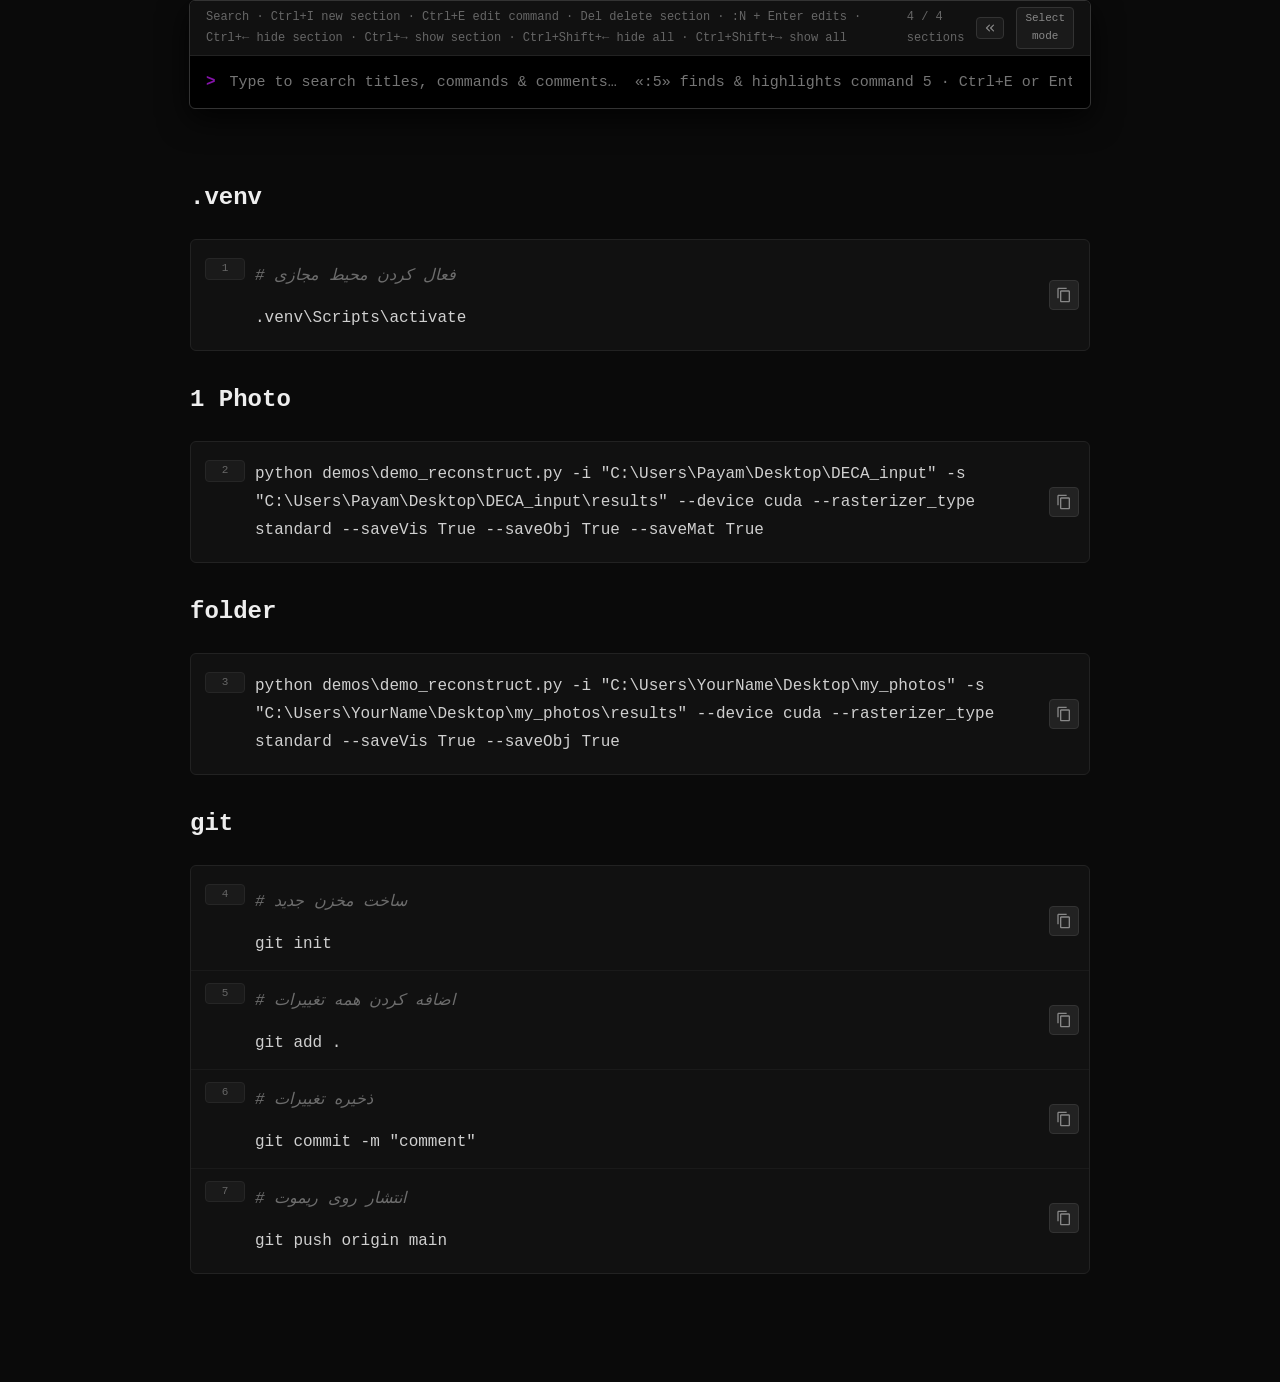
<file: common_commands.html>
<!DOCTYPE html>
<html lang="en">

<head>
    <meta charset="UTF-8">
    <title>PAYAM Simple Dark – Print Edition</title>
    <link rel="stylesheet" href="style.css">
</head>

<body>

    <!-- Search bar: always visible, typing anywhere focuses it -->
    <div id="terminal-search">
        <div class="terminal-header">
            <span>Search · Ctrl+I new section · Ctrl+E edit command · Del delete section · :N + Enter edits · Ctrl+← hide section · Ctrl+→ show section · Ctrl+Shift+← hide all · Ctrl+Shift+→ show all</span>
            <span class="terminal-tools">
                <span id="search-count">0 sections</span>
                <button id="collapse-all-btn" class="header-btn collapse-toggle" type="button" title="Hide all commands (Ctrl+Shift+ArrowLeft)" aria-label="Hide all commands"></button>
                <button id="select-toggle" class="header-btn" type="button" data-select-ui aria-pressed="false" title="Select mode: tick commands, then delete them all at once">Select mode</button>
            </span>
        </div>
        <div class="terminal-body">
            <span class="prompt">></span>
            <input type="text" id="search-input"
                placeholder="Type to search titles, commands &amp; comments…  «:5» finds &amp; highlights command 5 · Ctrl+E or Enter edits it · plain text + Enter copies · Esc to clear"
                autocomplete="off" />
        </div>

        <!-- Bulk-select bar: appears when Select mode is turned on -->
        <div id="select-bar" class="hidden">
            <label class="select-all-label"><input type="checkbox" id="select-all" data-select-ui /><span>Select all</span></label>
            <span id="select-info">0 selected</span>
            <button id="delete-selected" class="modal-btn danger" type="button" disabled data-select-ui>Delete selected</button>
            <button id="select-cancel" class="modal-btn" type="button" data-select-ui>Exit select</button>
        </div>
    </div>

    <div id="content">

        <h2 id="venv">.venv</h2>
        <div class="code-block">
            <div class="cmd-row"><span class="cmd-lines">.venv\Scripts\activate  # فعال کردن محیط مجازی</span></div>
        </div>

        <h2 id="photo">1 Photo</h2>
        <div class="code-block">
            <div class="cmd-row"><span class="cmd-lines">python demos\demo_reconstruct.py -i "C:\Users\Payam\Desktop\DECA_input" -s "C:\Users\Payam\Desktop\DECA_input\results" --device cuda --rasterizer_type standard --saveVis True --saveObj True --saveMat True</span></div>
        </div>

        <h2 id="folder">folder</h2>
        <div class="code-block">
            <div class="cmd-row"><span class="cmd-lines">python demos\demo_reconstruct.py -i "C:\Users\YourName\Desktop\my_photos" -s "C:\Users\YourName\Desktop\my_photos\results" --device cuda --rasterizer_type standard --saveVis True --saveObj True</span></div>
        </div>

        <h2 id="git">git</h2>
        <div class="code-block">
            <div class="cmd-row"><span class="cmd-lines">git init  # ساخت مخزن جدید</span></div>
            <div class="cmd-row"><span class="cmd-lines">git add .  # اضافه کردن همه تغییرات</span></div>
            <div class="cmd-row"><span class="cmd-lines">git commit -m "comment"  # ذخیره تغییرات</span></div>
            <div class="cmd-row"><span class="cmd-lines">git push origin main  # انتشار روی ریموت</span></div>
        </div>

        <!-- content div -->
    </div>

    <!-- Add / Edit Section / Edit Command Modal -->
    <div id="editor-modal" class="modal hidden" role="dialog" aria-modal="true" aria-labelledby="modal-heading-label">
        <div class="modal-box">
            <div class="modal-header">
                <span id="modal-title">Add new section</span>
                <button id="modal-close" class="modal-close" type="button" aria-label="Close">✕</button>
            </div>
            <div class="modal-body">
                <label id="modal-heading-label" for="modal-heading">Title</label>
                <input type="text" id="modal-heading" placeholder="e.g. git commands" autocomplete="off" />
                <label for="modal-commands">Commands &amp; comments</label>
                <textarea id="modal-commands" rows="8" spellcheck="false"
                    placeholder="git init  # توضیح دستور&#10;git add .&#10;git commit -m &quot;msg&quot;  # کامنت همین خط&#10;&#10;git push  # با خط خالی (یا دو بار Enter) هر دستور جدا می‌شود"></textarea>
                <p class="modal-hint">یک‌بار Enter = ادامه همان دستور · خط خالی یا دو بار Enter یا Shift+Enter = شروع یک دستور مستقل با دکمه کپی جدا</p>
            </div>
            <div class="modal-footer">
                <button id="modal-save" class="modal-btn primary" type="button">Save</button>
                <button id="modal-delete" class="modal-btn danger" type="button" hidden>Delete section</button>
                <button id="modal-cancel" class="modal-btn" type="button">Cancel</button>
            </div>
        </div>
    </div>

    <script src="script.js"></script>
</body>

</html>
</file>
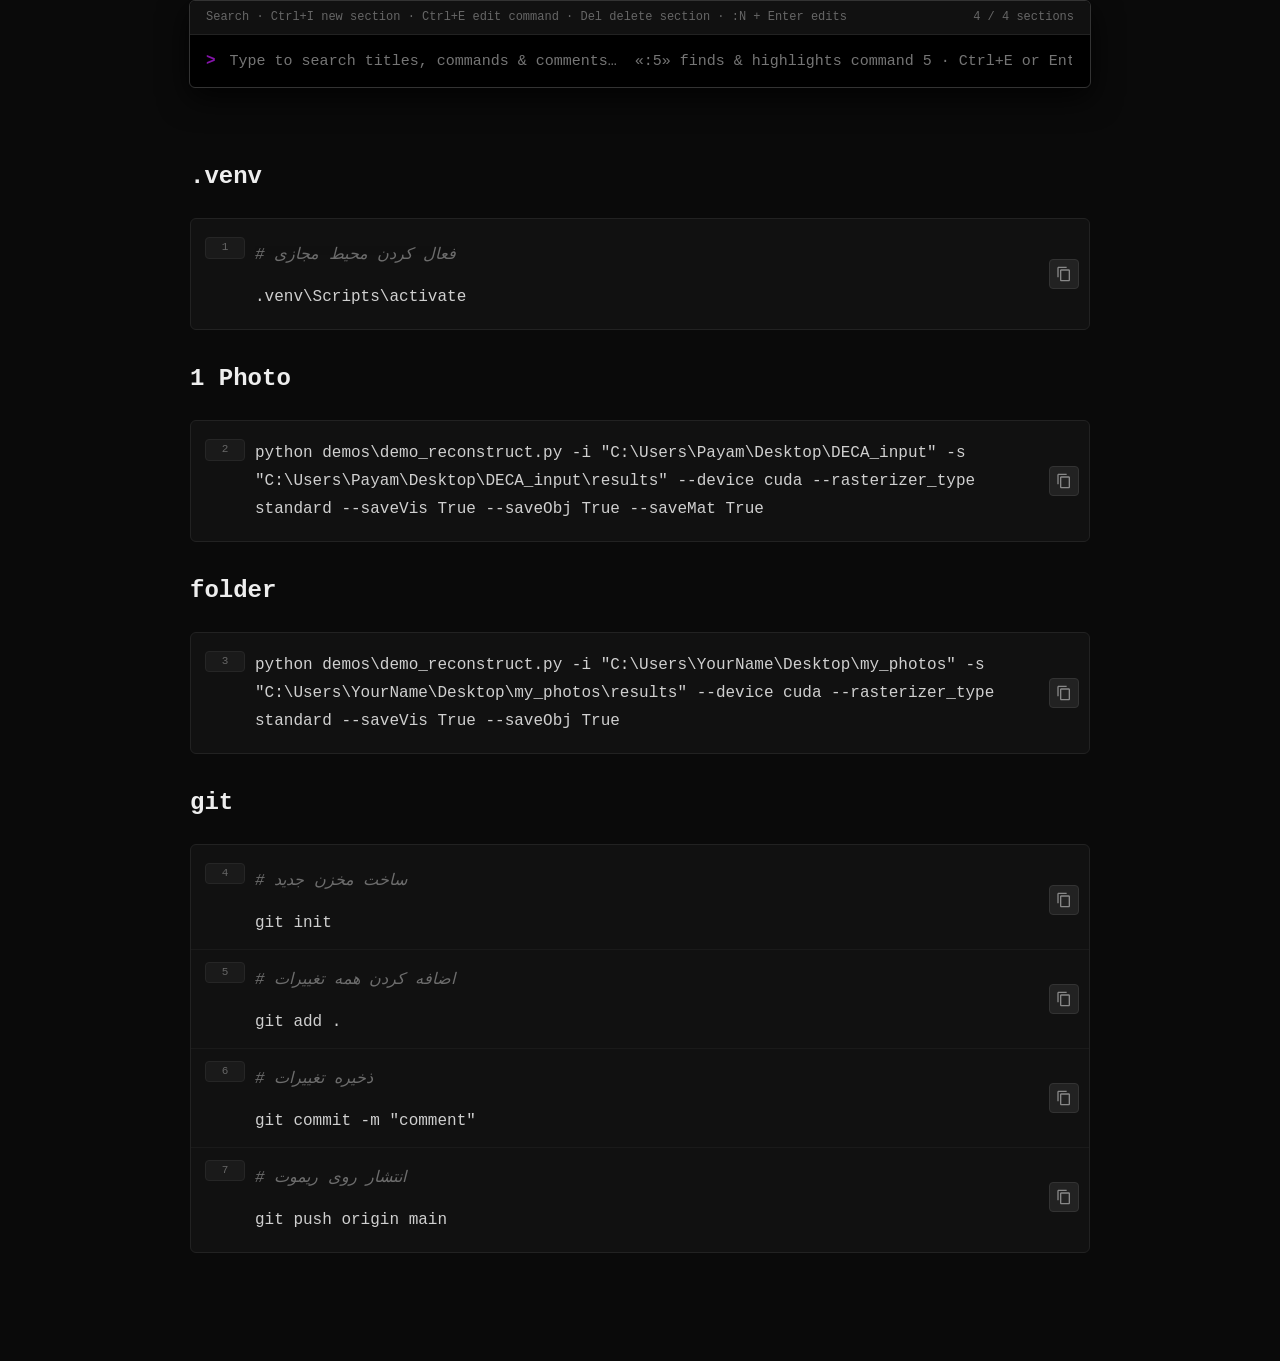
<file: Essential Commands.html>
<!DOCTYPE html>
<html lang="en">

<head>
    <meta charset="UTF-8">
    <title>PAYAM Simple Dark – Print Edition</title>
    <link rel="stylesheet" href="style.css">
</head>

<body>

    <!-- Search bar: always visible, typing anywhere focuses it -->
    <div id="terminal-search">
        <div class="terminal-header">
            <span>Search · Ctrl+I new section · Ctrl+E edit command · Del delete section · :N + Enter edits</span>
            <span id="search-count">0 sections</span>
        </div>
        <div class="terminal-body">
            <span class="prompt">></span>
            <input type="text" id="search-input"
                placeholder="Type to search titles, commands &amp; comments…  «:5» finds &amp; highlights command 5 · Ctrl+E or Enter edits it · plain text + Enter copies · Esc to clear"
                autocomplete="off" />
        </div>
    </div>

    <div id="content">

        <h2 id="venv">.venv</h2>
        <div class="code-block">
            <div class="cmd-row"><span class="cmd-lines">.venv\Scripts\activate  # فعال کردن محیط مجازی</span></div>
        </div>

        <h2 id="photo">1 Photo</h2>
        <div class="code-block">
            <div class="cmd-row"><span class="cmd-lines">python demos\demo_reconstruct.py -i "C:\Users\Payam\Desktop\DECA_input" -s "C:\Users\Payam\Desktop\DECA_input\results" --device cuda --rasterizer_type standard --saveVis True --saveObj True --saveMat True</span></div>
        </div>

        <h2 id="folder">folder</h2>
        <div class="code-block">
            <div class="cmd-row"><span class="cmd-lines">python demos\demo_reconstruct.py -i "C:\Users\YourName\Desktop\my_photos" -s "C:\Users\YourName\Desktop\my_photos\results" --device cuda --rasterizer_type standard --saveVis True --saveObj True</span></div>
        </div>

        <h2 id="git">git</h2>
        <div class="code-block">
            <div class="cmd-row"><span class="cmd-lines">git init  # ساخت مخزن جدید</span></div>
            <div class="cmd-row"><span class="cmd-lines">git add .  # اضافه کردن همه تغییرات</span></div>
            <div class="cmd-row"><span class="cmd-lines">git commit -m "comment"  # ذخیره تغییرات</span></div>
            <div class="cmd-row"><span class="cmd-lines">git push origin main  # انتشار روی ریموت</span></div>
        </div>

        <!-- content div -->
    </div>

    <!-- Add / Edit Section / Edit Command Modal -->
    <div id="editor-modal" class="modal hidden" role="dialog" aria-modal="true" aria-labelledby="modal-heading-label">
        <div class="modal-box">
            <div class="modal-header">
                <span id="modal-title">Add new section</span>
                <button id="modal-close" class="modal-close" type="button" aria-label="Close">✕</button>
            </div>
            <div class="modal-body">
                <label id="modal-heading-label" for="modal-heading">Title</label>
                <input type="text" id="modal-heading" placeholder="e.g. git commands" autocomplete="off" />
                <label for="modal-commands">Commands &amp; comments</label>
                <textarea id="modal-commands" rows="8" spellcheck="false"
                    placeholder="git init  # توضیح دستور&#10;git add .&#10;git commit -m &quot;msg&quot;  # کامنت همین خط&#10;&#10;git push  # با خط خالی (یا دو بار Enter) هر دستور جدا می‌شود"></textarea>
                <p class="modal-hint">یک‌بار Enter = ادامه همان دستور · خط خالی یا دو بار Enter یا Shift+Enter = شروع یک دستور مستقل با دکمه کپی جدا</p>
            </div>
            <div class="modal-footer">
                <button id="modal-save" class="modal-btn primary" type="button">Save</button>
                <button id="modal-delete" class="modal-btn danger" type="button" hidden>Delete section</button>
                <button id="modal-cancel" class="modal-btn" type="button">Cancel</button>
            </div>
        </div>
    </div>

    <script src="script.js"></script>
</body>

</html>
</file>
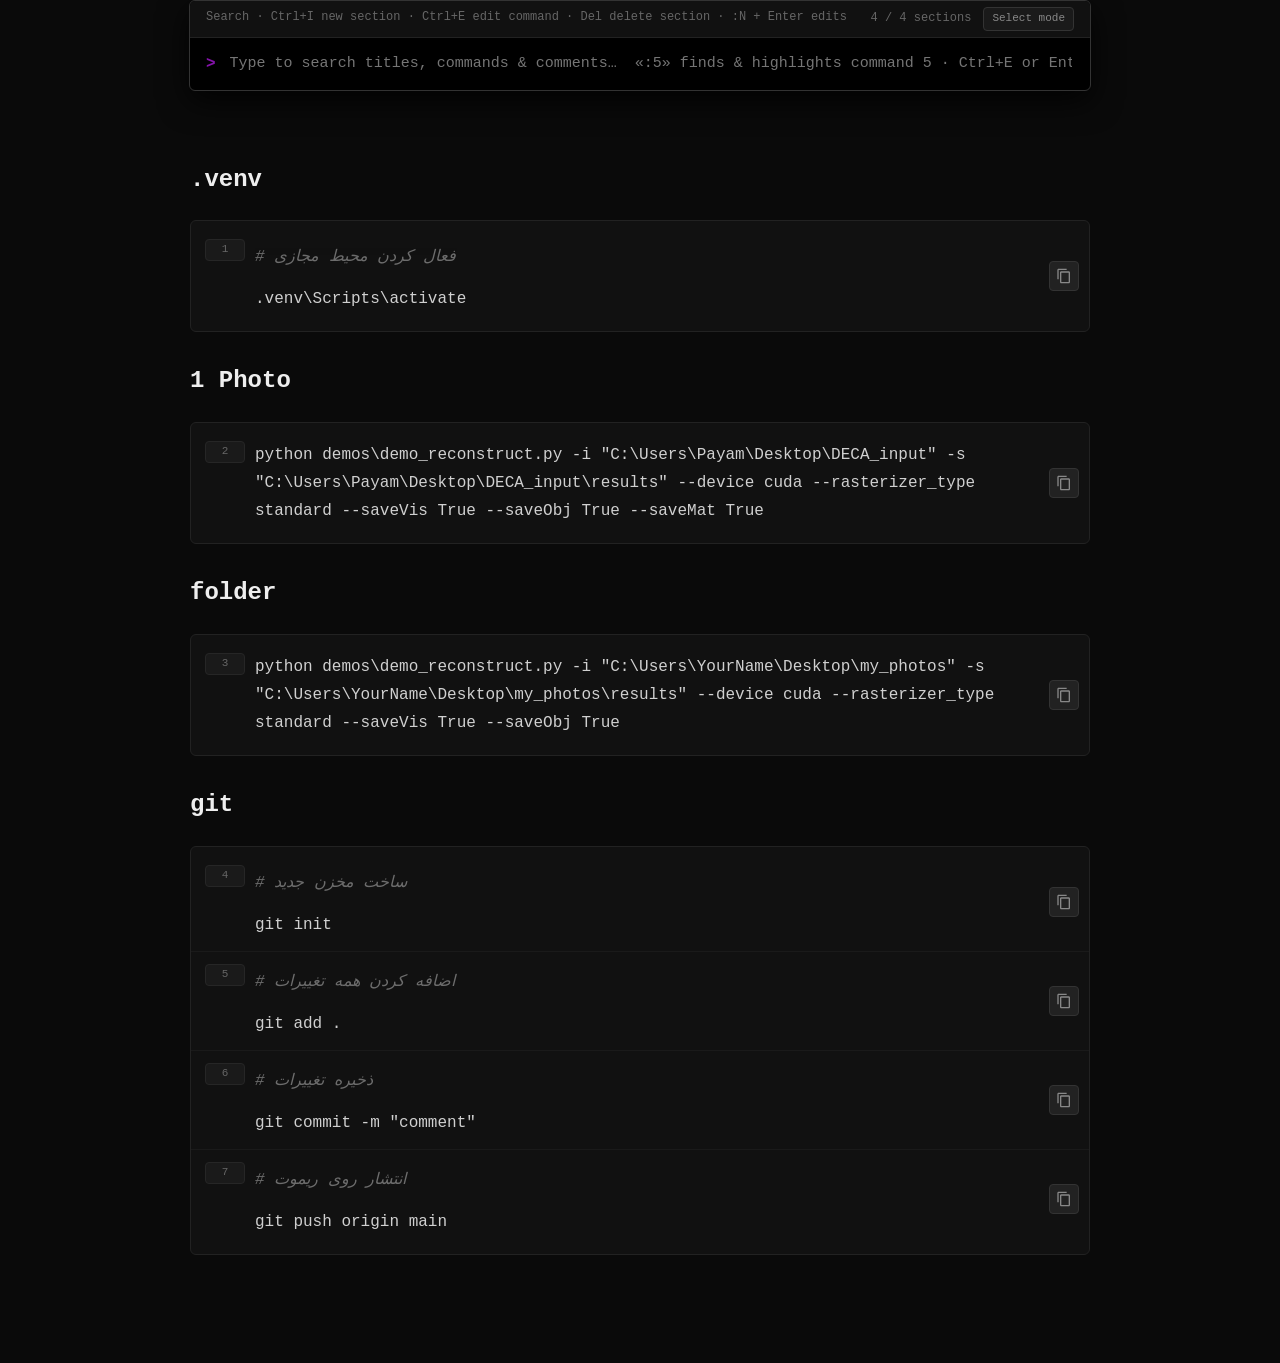
<file: NOTES.html>
<!DOCTYPE html>
<html lang="en">

<head>
    <meta charset="UTF-8">
    <title>PAYAM Simple Dark – Print Edition</title>
    <link rel="stylesheet" href="style.css">
</head>

<body>

    <!-- Search bar: always visible, typing anywhere focuses it -->
    <div id="terminal-search">
        <div class="terminal-header">
            <span>Search · Ctrl+I new section · Ctrl+E edit command · Del delete section · :N + Enter edits</span>
            <span class="terminal-tools">
                <span id="search-count">0 sections</span>
                <button id="select-toggle" class="header-btn" type="button" data-select-ui aria-pressed="false" title="Select mode: tick commands, then delete them all at once">Select mode</button>
            </span>
        </div>
        <div class="terminal-body">
            <span class="prompt">></span>
            <input type="text" id="search-input"
                placeholder="Type to search titles, commands &amp; comments…  «:5» finds &amp; highlights command 5 · Ctrl+E or Enter edits it · plain text + Enter copies · Esc to clear"
                autocomplete="off" />
        </div>

        <!-- Bulk-select bar: appears when Select mode is turned on -->
        <div id="select-bar" class="hidden">
            <label class="select-all-label"><input type="checkbox" id="select-all" data-select-ui /><span>Select all</span></label>
            <span id="select-info">0 selected</span>
            <button id="delete-selected" class="modal-btn danger" type="button" disabled data-select-ui>Delete selected</button>
            <button id="select-cancel" class="modal-btn" type="button" data-select-ui>Exit select</button>
        </div>
    </div>

    <div id="content">

        <h2 id="venv">.venv</h2>
        <div class="code-block">
            <div class="cmd-row"><span class="cmd-lines">.venv\Scripts\activate  # فعال کردن محیط مجازی</span></div>
        </div>

        <h2 id="photo">1 Photo</h2>
        <div class="code-block">
            <div class="cmd-row"><span class="cmd-lines">python demos\demo_reconstruct.py -i "C:\Users\Payam\Desktop\DECA_input" -s "C:\Users\Payam\Desktop\DECA_input\results" --device cuda --rasterizer_type standard --saveVis True --saveObj True --saveMat True</span></div>
        </div>

        <h2 id="folder">folder</h2>
        <div class="code-block">
            <div class="cmd-row"><span class="cmd-lines">python demos\demo_reconstruct.py -i "C:\Users\YourName\Desktop\my_photos" -s "C:\Users\YourName\Desktop\my_photos\results" --device cuda --rasterizer_type standard --saveVis True --saveObj True</span></div>
        </div>

        <h2 id="git">git</h2>
        <div class="code-block">
            <div class="cmd-row"><span class="cmd-lines">git init  # ساخت مخزن جدید</span></div>
            <div class="cmd-row"><span class="cmd-lines">git add .  # اضافه کردن همه تغییرات</span></div>
            <div class="cmd-row"><span class="cmd-lines">git commit -m "comment"  # ذخیره تغییرات</span></div>
            <div class="cmd-row"><span class="cmd-lines">git push origin main  # انتشار روی ریموت</span></div>
        </div>

        <!-- content div -->
    </div>

    <!-- Add / Edit Section / Edit Command Modal -->
    <div id="editor-modal" class="modal hidden" role="dialog" aria-modal="true" aria-labelledby="modal-heading-label">
        <div class="modal-box">
            <div class="modal-header">
                <span id="modal-title">Add new section</span>
                <button id="modal-close" class="modal-close" type="button" aria-label="Close">✕</button>
            </div>
            <div class="modal-body">
                <label id="modal-heading-label" for="modal-heading">Title</label>
                <input type="text" id="modal-heading" placeholder="e.g. git commands" autocomplete="off" />
                <label for="modal-commands">Commands &amp; comments</label>
                <textarea id="modal-commands" rows="8" spellcheck="false"
                    placeholder="git init  # توضیح دستور&#10;git add .&#10;git commit -m &quot;msg&quot;  # کامنت همین خط&#10;&#10;git push  # با خط خالی (یا دو بار Enter) هر دستور جدا می‌شود"></textarea>
                <p class="modal-hint">یک‌بار Enter = ادامه همان دستور · خط خالی یا دو بار Enter یا Shift+Enter = شروع یک دستور مستقل با دکمه کپی جدا</p>
            </div>
            <div class="modal-footer">
                <button id="modal-save" class="modal-btn primary" type="button">Save</button>
                <button id="modal-delete" class="modal-btn danger" type="button" hidden>Delete section</button>
                <button id="modal-cancel" class="modal-btn" type="button">Cancel</button>
            </div>
        </div>
    </div>

    <script src="script.js"></script>
</body>

</html>
</file>
<file: style.css>
/* ===============================
   BASE LAYOUT
=============================== */

html,
body {
    background: #0a0a0a;
    color: #dedede;
    font-family: "LiterationMono Nerd Font Mono", "JetBrains Mono", monospace;
    line-height: 1.75;
    margin: 0;
    padding: 0;
}

#content {
    max-width: 900px;
    margin: auto;
    padding: 24px 80px 80px;
}

/* ===============================
   TYPOGRAPHY
=============================== */

h1,
h2,
h3,
h4,
h5 {
    color: #eeeeee;
    page-break-after: avoid;
}

p {
    orphans: 3;
    widows: 3;
}

a {
    color: #ffffff;
    text-decoration: none;
}

code {
    background: #111111;
    color: #d0d0d0;
    padding: 4px 6px;
    border-radius: 4px;
}

/* ===============================
   CODE BLOCKS
   هر عنوان = یک بلوک کد؛ هر دستور = یک ردیف با دکمه کپی خودش
=============================== */

.code-block {
    background: #111111;
    border: 1px solid #222222;
    border-radius: 6px;
    margin: 0 0 28px;
    padding: 6px 0;
    overflow: hidden;
}

.cmd-row {
    position: relative;
    display: flex;
    align-items: flex-start;
    gap: 10px;
    padding: 12px 58px 12px 14px;
}

.cmd-row + .cmd-row {
    border-top: 1px solid #1a1a1a;
}

.cmd-lines {
    flex: 1 1 auto;
    min-width: 0;
    display: block;
}

.cmd-lines .ln {
    display: block;
    white-space: pre-wrap;
    overflow-wrap: anywhere;
    color: #d0d0d0;
}

/* کامنت: کمرنگ‌تر از متن اصلی کد تا هنگام کپی اشتباه پیش نیاید */
.cmd-lines .comment {
    color: #7d7d7d;
    font-style: italic;
    opacity: 0.85;
}

/* ردیف‌های کامنت کامل: فاصله بیشتر با دستورات اصلی */
.cmd-lines .ln.comment-line {
    margin: 4px 0 14px;
    color: #8a8a8a;
}

/* شناسه عددی یکتای هر دستور؛ با «:شماره» در جستجو + Ctrl+E برای ویرایش */
.cmd-id {
    flex: 0 0 auto;
    min-width: 30px;
    font-size: 11px;
    color: #666666;
    background: #1a1a1a;
    border: 1px solid #262626;
    border-radius: 4px;
    text-align: center;
    line-height: 1.8;
    padding: 0 4px;
    user-select: none;
    pointer-events: none;
}

/* هایلایت ردیفی که در حالت ID با «:شماره» پیدا شده است (برای تأیید قبل از Ctrl+E) */
.cmd-row.id-target-highlight {
    background: rgba(132, 19, 169, 0.10);
    outline: 2px solid rgba(132, 19, 169, 0.55);
    outline-offset: -2px;
    border-radius: 6px;
}

.cmd-row.id-target-highlight .cmd-id {
    color: #8413A9;
    background: #1c0f26;
    border-color: #8413A9;
}

.cmd-row.id-target-highlight .copy-btn {
    border-color: #8413A9;
}

/* دکمه کپی: مقابل هر دستور، وسط همان ردیف، جایگاه ثابت */
.copy-btn {
    position: absolute;
    top: 50%;
    right: 10px;
    transform: translateY(-50%);
    background: #222222;
    color: #888888;
    border: 1px solid #333333;
    border-radius: 4px;
    padding: 6px;
    display: flex;
    align-items: center;
    justify-content: center;
    cursor: pointer;
    transition: all 0.2s ease;
    outline: none;
}

.copy-btn:hover,
.copy-btn:focus {
    background: #333333;
    color: #ffffff;
    border-color: #8413A9;
}

.copy-btn.copied {
    color: #8413A9;
    border-color: #8413A9;
}

.copy-btn svg {
    width: 16px;
    height: 16px;
    fill: currentColor;
}

/* هایلایت بخش فعال هنگام ناوبری با کیبورد */
h2.active-section {
    color: #ffffff;
}

.code-block.active-section {
    border-color: #333333;
}

.cmd-row.active-section {
    background: rgba(132, 19, 169, 0.06);
}

/* سازگاری با بلوک‌های <pre> قدیمی */
pre {
    background: #111111;
    border: 1px solid #222222;
    border-radius: 6px;
    padding: 24px;
    white-space: pre-wrap;
    overflow-wrap: anywhere;
    overflow-x: hidden;
    position: relative;
    page-break-inside: avoid;
}

pre code {
    background: none;
    color: #999999;
    padding: 0;
    white-space: pre-wrap;
    overflow-wrap: anywhere;
}

/* ===============================
   TERMINAL SEARCH BAR
=============================== */

#terminal-search {
    position: sticky;
    top: 0;
    z-index: 9999;
    width: calc(100% - 40px);
    max-width: 900px;
    margin: 0 auto 24px;
    background: #000000;
    border: 1px solid #333333;
    box-shadow: 0 10px 30px rgba(0, 0, 0, 0.8);
    border-radius: 6px;
    font-family: inherit;
}

.terminal-header {
    background: #111111;
    padding: 6px 16px;
    border-bottom: 1px solid #222222;
    display: flex;
    justify-content: space-between;
    font-size: 12px;
    color: #666666;
    border-top-left-radius: 5px;
    border-top-right-radius: 5px;
}

.terminal-body {
    display: flex;
    align-items: center;
    padding: 12px 16px;
}

.terminal-body .prompt {
    color: #8413A9;
    font-weight: bold;
    margin-right: 12px;
}

#search-input {
    background: transparent;
    border: none;
    color: rgb(222, 222, 222);
    font-family: inherit;
    font-size: 15px;
    width: 100%;
    outline: none;
}

/* ===============================
   BLOCK ELEMENTS & PRINT CONTROL
=============================== */

blockquote {
    border-left: 4px solid #444444;
    padding-left: 20px;
    color: #d0d0d0;
}

mark {
    background: #444444;
    color: #ffffff;
}

hr {
    border: none;
    border-top: 1px solid #222222;
    margin: 60px 0;
}

@page {
    size: A4;
    margin: 20mm;
}

@media print {

    html,
    body {
        background: #0a0a0a !important;
        color: #999999 !important;
        -webkit-print-color-adjust: exact;
        print-color-adjust: exact;
    }

    pre,
    code {
        -webkit-print-color-adjust: exact;
    }

    .copy-btn,
    .cmd-id,
    .select-checkbox,
    #terminal-search,
    #editor-modal {
        display: none !important;
    }
}

/* ===============================
   SEARCH HIGHLIGHT
=============================== */

mark.search-hit {
    background: #530B69;
    color: #ffffff;
    border-radius: 2px;
}

/* ===============================
   ADD / EDIT MODAL
=============================== */

#editor-modal {
    position: fixed;
    inset: 0;
    background: rgba(0, 0, 0, 0.75);
    display: flex;
    align-items: center;
    justify-content: center;
    z-index: 10000;
}

#editor-modal.hidden {
    display: none;
}

.modal-box {
    background: #0d0d0d;
    border: 1px solid #333333;
    border-radius: 8px;
    width: 100%;
    max-width: 640px;
    max-height: 90vh;
    display: flex;
    flex-direction: column;
    box-shadow: 0 20px 60px rgba(0, 0, 0, 0.9);
}

.modal-header {
    display: flex;
    justify-content: space-between;
    align-items: center;
    padding: 12px 16px;
    border-bottom: 1px solid #222222;
}

.modal-header span {
    color: #eeeeee;
    font-size: 15px;
}

.modal-close {
    background: none;
    border: none;
    color: #888888;
    font-size: 16px;
    cursor: pointer;
    padding: 4px 8px;
}

.modal-close:hover,
.modal-close:focus {
    color: #ffffff;
}

.modal-body {
    padding: 16px;
    display: flex;
    flex-direction: column;
    gap: 8px;
    overflow-y: auto;
}

.modal-body label {
    color: #888888;
    font-size: 12px;
}

.modal-body input,
.modal-body textarea {
    background: #111111;
    border: 1px solid #333333;
    color: #dedede;
    border-radius: 4px;
    padding: 10px 12px;
    font-family: inherit;
    font-size: 14px;
    outline: none;
    resize: vertical;
}

.modal-body input:focus,
.modal-body textarea:focus {
    border-color: #8413A9;
}

.modal-body input:disabled {
    opacity: 0.6;
    cursor: not-allowed;
}

.modal-hint {
    color: #666666;
    font-size: 11px;
    line-height: 1.6;
    margin: -2px 0 6px;
}

.modal-footer {
    display: flex;
    gap: 8px;
    justify-content: flex-end;
    padding: 12px 16px;
    border-top: 1px solid #222222;
}

.modal-btn {
    background: #222222;
    color: #dddddd;
    border: 1px solid #333333;
    border-radius: 4px;
    padding: 8px 16px;
    font-family: inherit;
    font-size: 13px;
    cursor: pointer;
}

.modal-btn:hover,
.modal-btn:focus {
    border-color: #333333;
}

.modal-btn.primary {
    background: #222222;
    color: #ffffff;
    border-color: #333333;
}

.modal-btn.danger {
    background: #222222;
    color: #ffffff;
    border-color: #333333;
}

/* ===============================
   SELECT MODE (tick multiple & delete at once)
================================ */

.terminal-tools {
    display: flex;
    align-items: center;
    gap: 12px;
}

.header-btn {
    background: #1a1a1a;
    color: #888888;
    border: 1px solid #333333;
    border-radius: 4px;
    padding: 2px 8px;
    font-family: inherit;
    font-size: 11px;
    line-height: 1.6;
    cursor: pointer;
    transition: all 0.2s ease;
}

.header-btn:hover,
.header-btn:focus,
.header-btn[aria-pressed="true"] {
    color: #ffffff;
    border-color: #8413A9;
}

.header-btn[aria-pressed="true"] {
    background: rgba(132, 19, 169, 0.12);
    border-color: #8413A9;
}

#select-bar {
    display: flex;
    align-items: center;
    flex-wrap: wrap;
    gap: 12px;
    padding: 8px 16px;
    border-top: 1px solid #222222;
    background: #0d0d0d;
    font-size: 12px;
    color: #666666;
}

#select-bar.hidden {
    display: none;
}

.select-all-label {
    display: inline-flex;
    align-items: center;
    gap: 6px;
    cursor: pointer;
    color: #888888;
}

#select-bar input[type="checkbox"],
.select-checkbox {
    width: 14px;
    height: 14px;
    margin: 0;
    accent-color: #8413A9;
    cursor: pointer;
}

#select-info {
    color: #8413A9;
}

#select-bar .modal-btn {
    padding: 5px 12px;
    font-size: 12px;
}

/* چک‌باکس هر ردیف؛ فقط در حالت Select دیده می‌شود */
.select-checkbox {
    flex: 0 0 auto;
    display: none;
    margin: 4px 0 0;
}

body.selecting .select-checkbox {
    display: block;
}

.cmd-row.selected {
    background: rgba(132, 19, 169, 0.10);
}

.cmd-row.selected .cmd-id,
.cmd-row.selected .copy-btn {
    border-color: #8413A9;
}

/* ===============================
   COLLAPSE / EXPAND SECTIONS
================================ */

/* Section title: clickable + focusable, but never shows a default focus box */
#content h2[data-section-key] {
    cursor: pointer;
    outline: none;
    user-select: none;
    -webkit-user-select: none;
}

/* Hidden state: the whole code block folds away under the title */
.code-block.collapsed {
    display: none;
}

#content h2.collapsed {
    color: #ffffff;
    margin-bottom: 26px;
}

/* Minimal caret (SVG) at the end of the title, in the app's purple.
   Invisible by default so the page stays clean; it appears only when the
   heading is hovered/focused and it stays permanently visible on collapsed
   sections so the user can tell at a glance which blocks are hidden. */
#content h2 .collapse-icon {
    display: inline-flex;
    align-items: center;
    justify-content: center;
    width: 15px;
    height: 15px;
    margin-left: 8px;
    vertical-align: middle;
    color: #8413A9;
    opacity: 0;
    transform: rotate(0deg);
    transition: opacity 0.15s ease, transform 0.2s ease, filter 0.15s ease;
    pointer-events: none;
}

#content h2 .collapse-icon svg {
    width: 14px;
    height: 14px;
    fill: none;
    stroke: currentColor;
    stroke-width: 2;
    stroke-linecap: round;
    stroke-linejoin: round;
}

#content h2:hover .collapse-icon,
#content h2:focus .collapse-icon,
#content h2.collapsed .collapse-icon {
    opacity: 1;
}

/* Focus state: a subtle purple glow + slight grow instead of a focus box */
#content h2:focus .collapse-icon {
    filter: drop-shadow(0 0 6px rgba(132, 19, 169, 0.8));
    transform: scale(1.2);
}

/* Collapsed sections show the caret rotated 90deg, i.e. pointing right
   (the "still closed" / expandable affordance). */
#content h2.collapsed .collapse-icon {
    transform: rotate(90deg);
}

#content h2.collapsed:focus .collapse-icon {
    transform: rotate(90deg) scale(1.2);
}

/* "Hide all / show all" icon button in the search bar */
.collapse-toggle {
    display: inline-flex;
    align-items: center;
    justify-content: center;
    padding: 3px 6px;
    line-height: 1.4;
}

.collapse-toggle svg {
    width: 14px;
    height: 14px;
    fill: none;
    stroke: currentColor;
    stroke-width: 2;
    stroke-linecap: round;
    stroke-linejoin: round;
}
</file>
